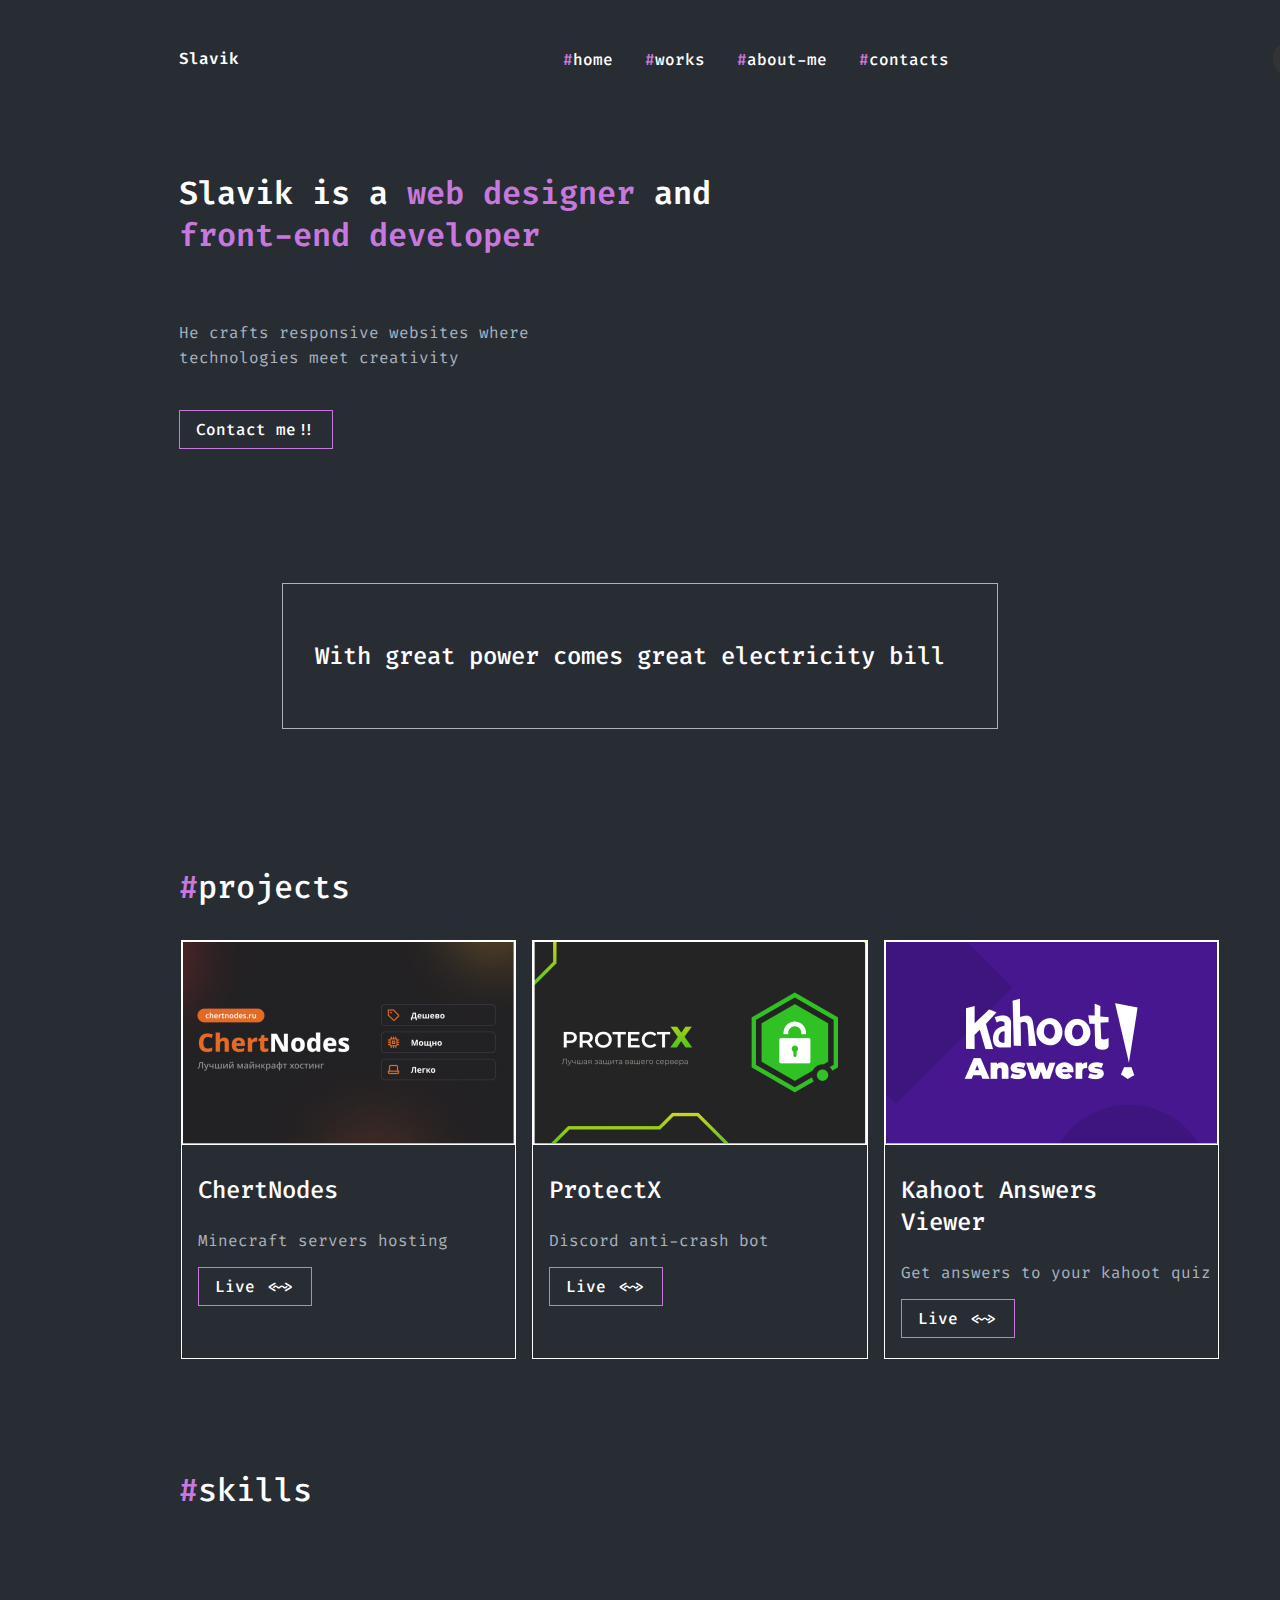
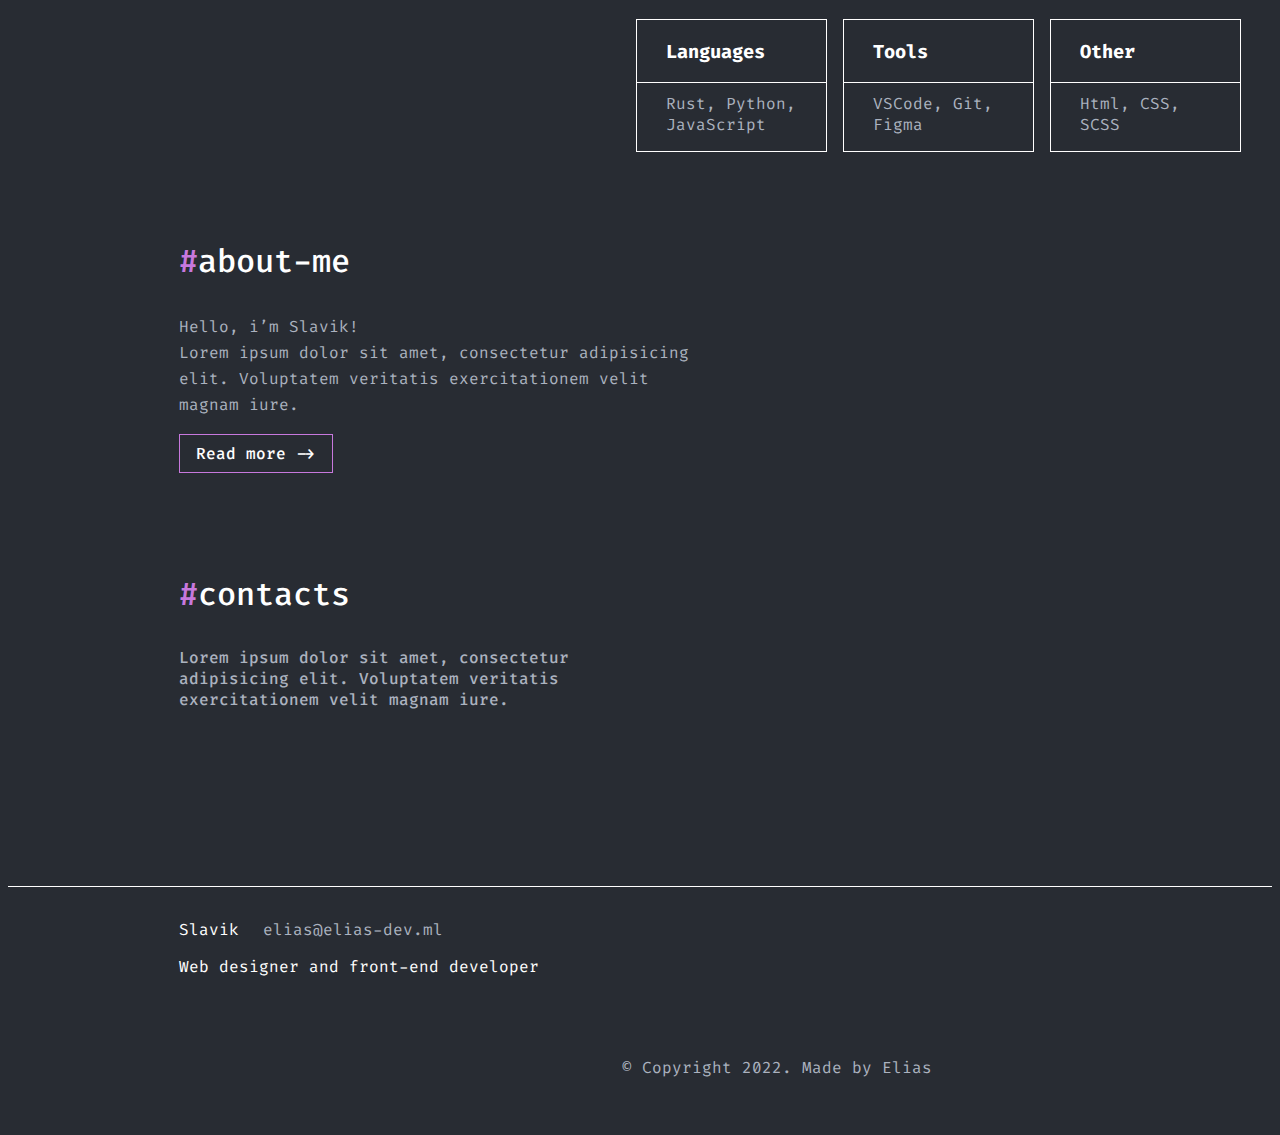
<file: index.html>
<!DOCTYPE html>
<html lang="en">
<head>
    <meta charset="UTF-8">
    <meta name="viewport" content="width=device-width, initial-scale=1.0">
    <title>Portfolio</title>
    <link rel="preconnect" href="https://fonts.googleapis.com">
    <link rel="preconnect" href="https://fonts.gstatic.com" crossorigin>
    <link href="https://fonts.googleapis.com/css2?family=Fira+Code:wght@400;500;600&family=Headland+One&family=Inter:wght@400;600&family=Lunasima:wght@400;700&family=Montserrat:ital@1&family=Noto+Sans:wght@400;500&family=PT+Serif&family=Playfair+Display&family=Roboto:wght@400;500;700&display=swap" rel="stylesheet">
    <link rel="stylesheet" href="style.css">
</head>
<body>
    <div class="container">
    <header class="header">
            <p class="logo-p">Slavik</p>
            <ul class="nav">
                <li class="nav-item">
                    <a class="nav-a" href=""><span class="purple">#</span>home</a>
                </li>
                <li class="nav-item">
                    <a class="nav-a" href=""><span class="purple">#</span>works</a>
                </li>
                <li class="nav-item">
                    <a class="nav-a" href=""><span class="purple">#</span>about-me</a>
                </li>
                <li class="nav-item">
                    <a class="nav-a" href=""><span class="purple">#</span>contacts</a>
                </li>
            </ul>
            <ul class="language-switcher">
                <!-- Ссылки для переключения языка -->
               <li><a href="#" class="active" onclick="switchLanguage('en')">EN</a></li>
               <li><a href="#" onclick="switchLanguage('fr')">UA</a></li>
                <!-- Добавьте больше ссылок, если нужно -->
            </ul>
        
        </header>
        <main class="main">
            <section class="hero">
                <h3 class="hero-title">Slavik is a <span class="purple">web designer</span> and <span class="purple">front-end developer</span></h3>
                <p class="hero-p">He crafts responsive websites where technologies meet creativity</p>
                <button class="hero-btn">Contact me!!</button>
            </section>
        </div>
            <section class="power">
                <h3 class="power-title">
                    With great power comes great electricity bill
                </h3>
            </section>
        <div class="container">
            <section class="projects">
                <h3 class="projects-title"><span  class="purple">#</span>projects</h3>
            </div>    
                <ul class="projects-ul">
                    <li class="projects-item">
                        <img class="projects-img" src="./images/Rectangle 22.jpg" alt="">
                        <h3 class="projects-it-ti">ChertNodes</h3>
                        <p class="projects-p">
                            Minecraft servers hosting 
                        </p>
                        <button class="projects-btn">Live <~></button>
                    </li>
                    <li class="projects-item">
                        <img class="projects-img" src="./images/Rectangle 23.jpg" alt="">
                        <h3 class="projects-it-ti">ProtectX</h3>
                        <p class="projects-p">
                            Discord anti-crash bot 
                        </p>
                        <button class="projects-btn">Live <~></button>
                    </li>
                    <li class="projects-item">
                        <img class="projects-img" src="./images/Rectangle 24.png" alt="">
                        <h3 class="projects-it-ti">Kahoot Answers <br> Viewer</h3>
                        <p class="projects-p">
                            Get answers to your kahoot quiz
                        </p>
                        <button class="projects-btn">Live <~></button>
                    </li>
                </ul>
            </section>
            <section class="skils">
                <div class="container">
                    <h3 class="skils-title"><span class="purple">#</span>skills</h3>
                </div>
                <div class="container-skils">
                    <ul class="skils-ul">
                        <li class="skils-item">
                            <h3 class="skil-it-ti">Languages</h3>
                            <p class="laung">Rust, Python, JavaScript</p>
                        </li>
                        <li class="skils-item">
                            <h3 class="skil-it-ti">Tools</h3>
                            <p class="laung">VSCode, Git, Figma</p>
                        </li>
                        <li class="skils-item">
                            <h3 class="skil-it-ti">Other</h3>
                            <p class="laung">Html, CSS, <br> SCSS</p>
                        </li>
                    </ul>
                </section>
            </div>
            <div class="container">
                <section class="about-me">
                    <h3 class="about-me-title"><span class="purple">#</span>about-me</h3>
                    <p class="about-me-p">Hello, i’m Slavik!<br>
                        Lorem ipsum dolor sit amet, consectetur adipisicing elit. Voluptatem veritatis exercitationem velit magnam iure.</p>                        
                        <button class="about-me-btn">Read more -></button>
                </section>
                <section class="contacts">
                    <h3 class="contact-title"><span class="purple">#</span>contacts</h3>
                    <p class="contacts-tex">Lorem ipsum dolor sit amet, consectetur adipisicing elit. Voluptatem veritatis exercitationem velit magnam iure.</p>
                </section>
            </div>
                
        </main>
        <footer class="footer">
            <div class="container">
                    <a class="lox-1" href="#">Slavik</a></li>
                    <a class="lox-2" href="#">elias@elias-dev.ml</a></li>
                <p class="ueban-1">Web designer and front-end developer</p>
                <p class="ueban-2">© Copyright 2022. Made by Elias</p>
            </div>
        </footer>
        <script>
            // Функция для переключения языка
            function switchLanguage(languageCode) {
                // Перебираем все ссылки в свитчере
                document.querySelectorAll('.language-switcher a').forEach(function(link) {
                    // Убираем класс active у всех ссылок
                    link.classList.remove('active');
                });
    
                // Добавляем класс active к ссылке, которая была выбрана
                event.target.classList.add('active');
    
                // Предотвращаем переход по ссылке (так как она якорная ссылка #)
                event.preventDefault();
    
                // Здесь вы можете добавить код для перенаправления пользователя на другой сайт с выбранным языком
                // Например:
                window.location.href = './indexua.html';
            }
        </script>
</body>
</html>
</file>
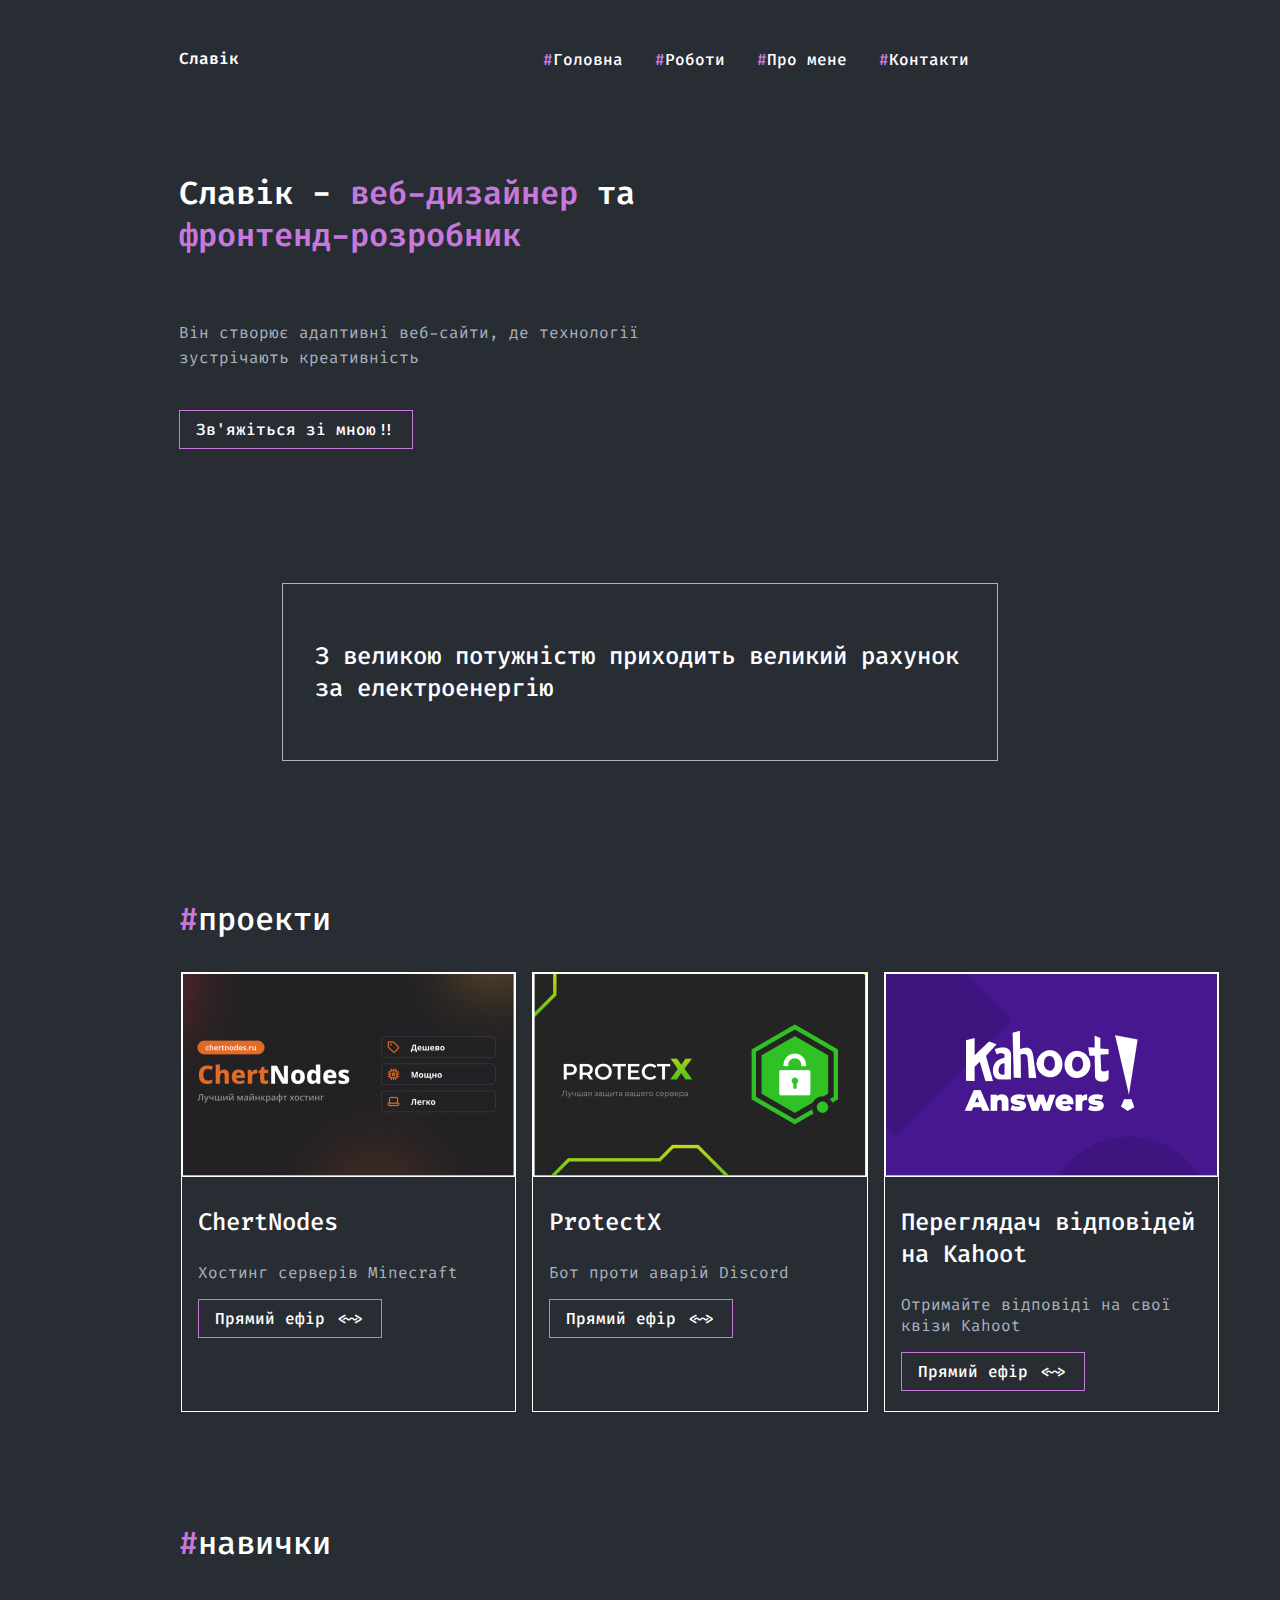
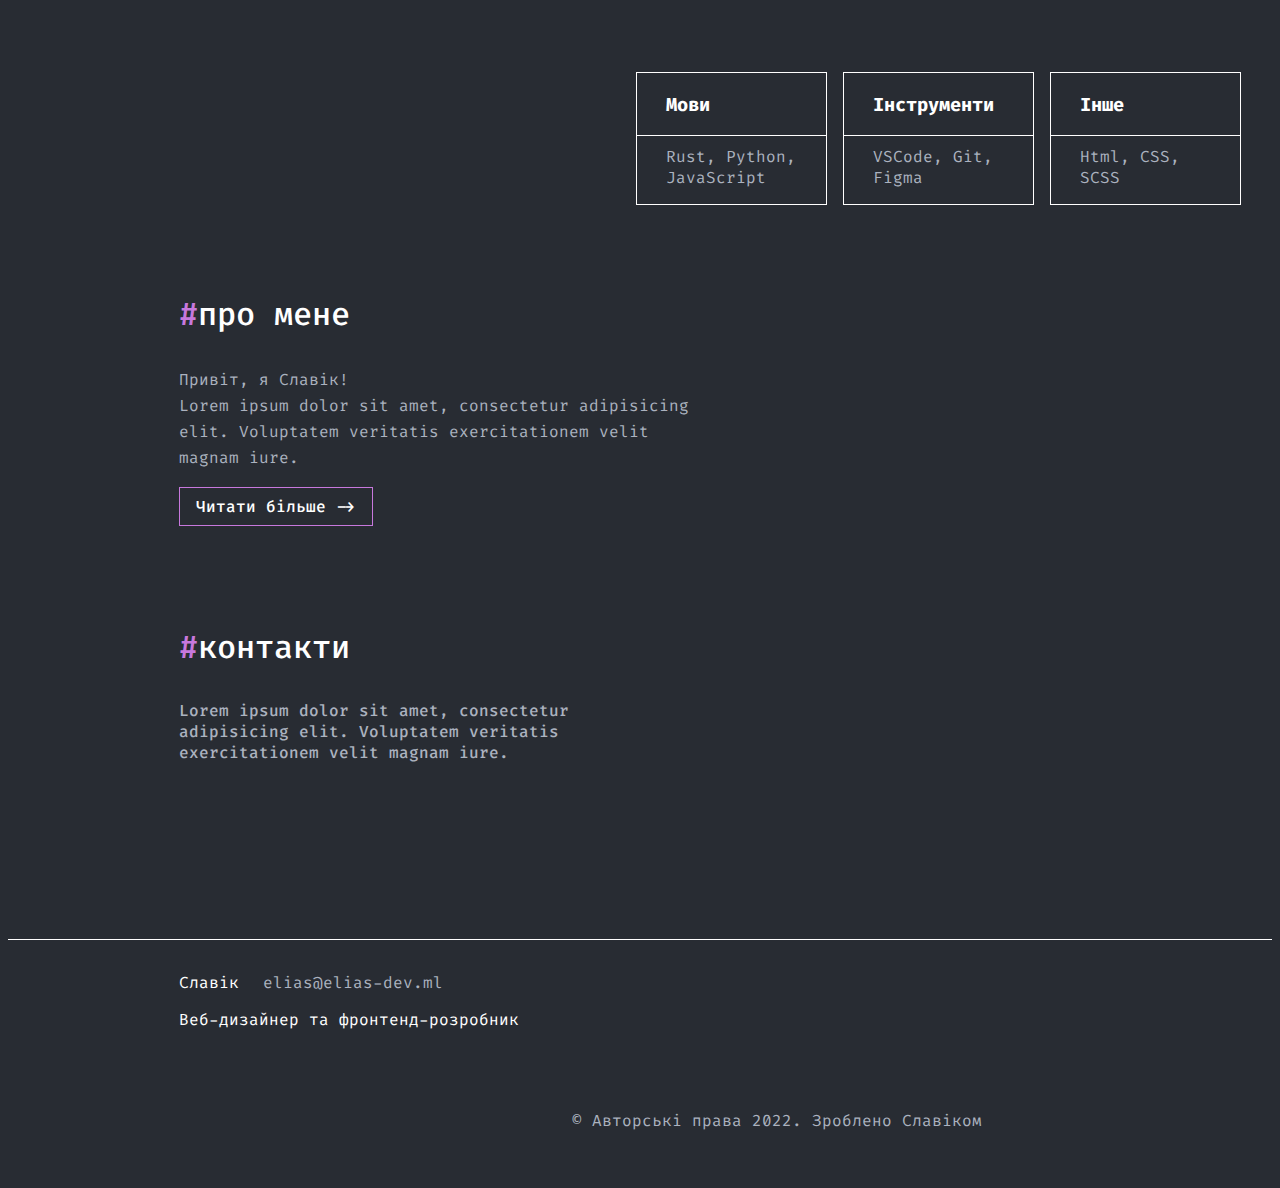
<file: indexua.html>
<!DOCTYPE html>
<html lang="uk">
<head>
    <meta charset="UTF-8">
    <meta name="viewport" content="width=device-width, initial-scale=1.0">
    <title>Портфоліо</title>
    <link rel="preconnect" href="https://fonts.googleapis.com">
    <link rel="preconnect" href="https://fonts.gstatic.com" crossorigin>
    <link href="https://fonts.googleapis.com/css2?family=Fira+Code:wght@400;500;600&family=Headland+One&family=Inter:wght@400;600&family=Lunasima:wght@400;700&family=Montserrat:ital@1&family=Noto+Sans:wght@400;500&family=PT+Serif&family=Playfair+Display&family=Roboto:wght@400;500;700&display=swap" rel="stylesheet">
    <link rel="stylesheet" href="style.css">
</head>
<body>
    <div class="container">
        <header class="header">
            <p class="logo-p">Славік</p>
            <ul class="nav">
                <li class="nav-item">
                    <a class="nav-a" href=""><span class="purple">#</span>Головна</a>
                </li>
                <li class="nav-item">
                    <a class="nav-a" href=""><span class="purple">#</span>Роботи</a>
                </li>
                <li class="nav-item">
                    <a class="nav-a" href=""><span class="purple">#</span>Про мене</a>
                </li>
                <li class="nav-item">
                    <a class="nav-a" href=""><span class="purple">#</span>Контакти</a>
                </li>
            </ul>
            <ul class="language-switcher">
                <!-- Ссылки для переключения языка -->
                <li><a href="#" onclick="switchLanguage('fr')">UA</a></li>
                <li><a href="#" class="active" onclick="switchLanguage('en')">EN</a></li>
                <!-- Добавьте больше ссылок, если нужно -->
            </ul>
        </header>
        <main class="main">
            <section class="hero">
                <h3 class="hero-title">Славік - <span class="purple">веб-дизайнер</span> та <span class="purple">фронтенд-розробник</span></h3>
                <p class="hero-p">Він створює адаптивні веб-сайти, де технології зустрічають креативність</p>
                <button class="hero-btn">Зв'яжіться зі мною!!</button>
            </section>
        </div>
        <section class="power">
            <h3 class="power-title">
                З великою потужністю приходить великий рахунок за електроенергію
            </h3>
        </section>
        <div class="container">
            <section class="projects">
                <h3 class="projects-title"><span class="purple">#</span>проекти</h3>
            </div>    
            <ul class="projects-ul">
                <li class="projects-item">
                    <img class="projects-img" src="./images/Rectangle 22.jpg" alt="">
                    <h3 class="projects-it-ti">ChertNodes</h3>
                    <p class="projects-p">
                        Хостинг серверів Minecraft
                    </p>
                    <button class="projects-btn">Прямий ефір <~></button>
                </li>
                <li class="projects-item">
                    <img class="projects-img" src="./images/Rectangle 23.jpg" alt="">
                    <h3 class="projects-it-ti">ProtectX</h3>
                    <p class="projects-p">
                        Бот проти аварій Discord 
                    </p>
                    <button class="projects-btn">Прямий ефір <~></button>
                </li>
                <li class="projects-item">
                    <img class="projects-img" src="./images/Rectangle 24.png" alt="">
                    <h3 class="projects-it-ti">Переглядач відповідей на Kahoot</h3>
                    <p class="projects-p">
                        Отримайте відповіді на свої квізи Kahoot
                    </p>
                    <button class="projects-btn">Прямий ефір <~></button>
                </li>
            </ul>
        </section>
        <section class="skils">
            <div class="container">
                <h3 class="skils-title"><span class="purple">#</span>навички</h3>
            </div>
            <div class="container-skils">
                <ul class="skils-ul">
                    <li class="skils-item">
                        <h3 class="skil-it-ti">Мови</h3>
                        <p class="laung">Rust, Python, JavaScript</p>
                    </li>
                   
                    <li class="skils-item">
                        <h3 class="skil-it-ti">Інструменти</h3>
                        <p class="laung">VSCode, Git, Figma</p>
                    </li>
                    <li class="skils-item">
                        <h3 class="skil-it-ti">Інше</h3>
                        <p class="laung">Html, CSS, <br>SCSS</p>
                    </li>
                    </ul>
                    </section>
                    </div>
                    <div class="container">
                    <section class="about-me">
                        <h3 class="about-me-title"><span class="purple">#</span>про мене</h3>
                        <p class="about-me-p">Привіт, я Славік!<br>
                            Lorem ipsum dolor sit amet, consectetur adipisicing elit. Voluptatem veritatis exercitationem velit magnam iure.</p>                        
                            <button class="about-me-btn">Читати більше -></button>
                    </section>
                    <section class="contacts">
                        <h3 class="contact-title"><span class="purple">#</span>контакти</h3>
                        <p class="contacts-tex">Lorem ipsum dolor sit amet, consectetur adipisicing elit. Voluptatem veritatis exercitationem velit magnam iure.</p>
                    </section>
                    </div>
                    </main>
                    <footer class="footer">
                    <div class="container">
                            <a class="lox-1" href="#">Славік</a></li>
                            <a class="lox-2" href="#">elias@elias-dev.ml</a></li>
                        <p class="ueban-1">Веб-дизайнер та фронтенд-розробник</p>
                        <p class="ueban-2">© Авторські права 2022. Зроблено Славіком</p>
                    </div>
                    </footer>
                    <script>
                    // Функція для переключення мови
                    function switchLanguage(languageCode) {
                        // Перебираємо всі посилання в перемикачі мови
                        document.querySelectorAll('.language-switcher a').forEach(function(link) {
                            // Видаляємо клас active у всіх посилань
                            link.classList.remove('active');
                        });
                    
                        // Додаємо клас active до посилання, яке було вибрано
                        event.target.classList.add('active');
                    
                        // Запобігаємо переходу за посиланням (оскільки це якісна посилання #)
                        event.preventDefault();
                    
                        // Тут ви можете додати код для перенаправлення користувача на інший сайт з обраною мовою
                        // Наприклад:
                        window.location.href = './index.html';
                    }
                    </script>
                    </body>
                    </html>
</file>
<file: style.css>
body {
  font-family: "Fira Code", sans-serif;
  background: var(--background, #282c33);
}

 a {
    text-decoration: none;
}

ul {
  list-style: none;
}

.container {
  margin-left: auto;
  margin-right: auto;
  padding-right: 171px;
  padding-left: 171px;
  width: 1196px;
}

/* header */

.header {
  width: 1200px;
  padding: 32px 0px 8px 0px;
  margin: -8px;
  display: flex;
  justify-content: space-between;
  align-items: flex-end;
  margin-left: auto;
  margin-right: auto;
  padding-bottom: 63px;
}

.logo-p {
  color: var(--white, #fff);
  font-family: "Fira Code", sans-serif;
  font-size: 16px;
  font-style: normal;
  font-weight: 600;
  line-height: normal;
}

.nav {
  display: flex;
  align-items: flex-start;
  gap: 32px;
  height: 20px;
}

.nav-item {
  list-style: none;
}

.nav-a {
  text-decoration: none;
  color: var(--white, #fff);
  font-family: "Fira Code", sans-serif;
  font-size: 16px;
  font-style: normal;
  font-weight: 500;
  line-height: normal;
}

.purple {
  color: var(--primary, #c778dd);
  font-family: "Fira Code", sans-serif;
  font-style: normal;
  line-height: normal;
}

/* hero */

.hero {
  margin-left: auto;
  margin-right: auto;
}

.hero-title {
  color: var(--white, #fff);
  font-family: "Fira Code", sans-serif;
  font-size: 32px;
  font-style: normal;
  font-weight: 600;
  line-height: normal;
  width: 537px;
  padding-bottom: 32px;
}

.hero-p {
  color: var(--gray, #abb2bf);
  font-family: "Fira Code", sans-serif;
  font-size: 16px;
  font-style: normal;
  font-weight: 400;
  line-height: 25px; /* 156.25% */
  width: 463px;
  padding-bottom: 24px;
}

.hero-btn {
  color: var(--white, #fff);
  font-family: "Fira Code", sans-serif;
  border: 1px solid var(--primary, #c778dd);
  display: inline-flex;
  padding: 8px 16px;
  align-items: flex-start;
  gap: 10px;
  background: var(--background, #282c33);
  font-size: 16px;
  font-style: normal;
  font-weight: 500;
  line-height: normal;
}

/* power */

.power {
  margin-left: auto;
  margin-right: auto;
  padding-left: 326px;
  padding-right: 328px;
  width: 650px;
  border: 1px solid var(--gray, #abb2bf);
  background: var(--background, #282c33);
  margin-top: 134px;
  display: flex;
  padding: 32px;
  gap: 10px;
}

.power-title {
  color: #fff;
  font-family: "Fira Code", sans-serif;
  font-size: 24px;
  font-style: normal;
  font-weight: 500;
  line-height: normal;
}

/* projects */

.projects {
  margin-top: 137px;
}

.projects-title {
  color: var(--white, #fff);
  font-family: "Fira Code", sans-serif;
  font-size: 32px;
  font-style: normal;
  font-weight: 500;
  line-height: normal;
}

.projects-ul {
  margin-left: auto;
  padding-left: 173px;
  padding-right: 169.26px;
  width: 1000px;
  display: flex;
  gap: 16px;
  list-style: none;
  margin-left: auto;
  margin-right: auto;
}

.projects-item {
  border: 1px solid #fff;
  padding-bottom: 20px;
}

.projects-img {
  border: 1px solid #fff;
}

.projects-it-ti {
  color: var(--white, #fff);
  font-family: "Fira Code", sans-serif;
  font-size: 24px;
  font-style: normal;
  font-weight: 500;
  padding-left: 16px;
  line-height: normal;
}

.projects-p {
  color: var(--gray, #abb2bf);
  font-family: "Fira Code", sans-serif;
  font-size: 16px;
  font-style: normal;
  font-weight: 400;
  line-height: normal;
  padding-left: 16px;
}

.projects-btn {
  color: var(--white, #fff);
  font-family: Fira Code;
  font-size: 16px;
  font-style: normal;
  font-weight: 500;
  line-height: normal;
  border: 1px solid var(--primary, #c778dd);
  padding: 8px 16px;
  background: var(--background, #282c33);
  margin-left: 16px !important;
  cursor: pointer;
}

/* skils */

.skils {margin-top: 110px;}

.skils-title {
    color: var(--white, #FFF);
    font-family: 'Fira Code',sans-serif;
    font-size: 32px;
    font-style: normal;
    font-weight: 500;
    line-height: normal;
}

.skils-ul {
    list-style: none;
    display: flex;
    padding: 8px 0px;
    justify-content: flex-end;
    gap: 16px;
    margin-top: 100px;
}

.skils-item {
    border: 1px solid #fff;
    color: #fff;
}

.container-skils {
    margin-left: auto;
    margin-right: auto;
    padding-right: 169px;
    padding-left: 173px;
    width: 1060px;
}

.skil-it-ti {
    padding-left: 29px;
}

.laung {
    border-top: 1px solid #fff;
    color: var(--gray, #ABB2BF);
font-family: Fira Code;
font-size: 16px;
font-style: normal;
font-weight: 400;
padding-left: 29px;
padding-top: 10px;
line-height: normal;
width: 160px;
}

/* about-me */

.about-me {
    margin-top: 80px;
}

.about-me-title {
    color: var(--white, #FFF);
font-family: Fira Code;
font-size: 32px;
font-style: normal;
font-weight: 500;
line-height: normal;
}

.about-me-p {
    color: var(--gray, #ABB2BF);
font-family: Fira Code;
font-size: 16px;
font-style: normal;
font-weight: 400;
line-height: 26px; /* 162.5% */
width: 515px;
}

.about-me-btn{
    border: 1px solid var(--primary, #C778DD);
    background-color: #282c33;
    color: var(--white, #FFF);
font-family: Fira Code;
font-size: 16px;
font-style: normal;
font-weight: 500;
line-height: normal;
display: inline-flex;
padding: 8px 16px;
align-items: flex-start;
gap: 10px;
}

/* contacts */

.contacts {
    margin-top: 100px;
}

.contact-title {
    color: var(--white, #FFF);
font-family: Fira Code;
font-size: 32px;
font-style: normal;
font-weight: 500;
line-height: normal;
}

.contacts-tex {
    color: var(--gray, #ABB2BF);
font-family: Fira Code;
font-size: 16px;
font-style: normal;
font-weight: 500;
line-height: normal;
width: 505px;
}

.cont-media {
    display: inline-flex;
padding: 8px;
gap: 16px;
border: 1px solid #fff;
margin-left: 960px;
margin-top: -100px;

}

.contacts-text {
    color: var(--white, #FFF);
font-family: Fira Code;
font-size: 16px;
font-style: normal;
font-weight: 600;
line-height: normal;
height: -12px;
}

/* footer */

.footer {
    margin-top: 176px;
border-top: 1px solid #FFF;
height: 176px;
padding-top: 32px;
padding-bottom: 32px;
}

.lox-1 {
  color: #fff;
}

.lox-2 {
  color: #fff;
  margin-left: 14px;
  color: var(--gray, #ABB2BF);
font-family: Fira Code;
font-size: 16px;
font-style: normal;
font-weight: 400;
line-height: normal;
}

.ueban-1 {
  color: var(--white, #FFF);
font-family: Fira Code;
font-size: 16px;
font-style: normal;
font-weight: 400;
line-height: normal;
}

.ueban-2 {
  margin-top: 80px;
  color: var(--gray, #ABB2BF);
font-family: Fira Code;
font-size: 16px;
font-style: normal;
font-weight: 400;
line-height: normal;
text-align: center;
}

.language-switcher {
  display: flex;
  gap: 10px;
}
.language-switcher a {
  text-decoration: none;
  color: #cbc3c3;
  padding: 6px 12px;
  border-radius: 20px;
  transition: background-color 0.3s ease;
  border: 2px solid transparent;
}
.language-switcher a:hover {
  background-color: #ffffff;
  color: #000000;
}
.language-switcher a.active {
  background-color: #333;
  color: #ffffff;
  border-color: #333;
}
</file>
